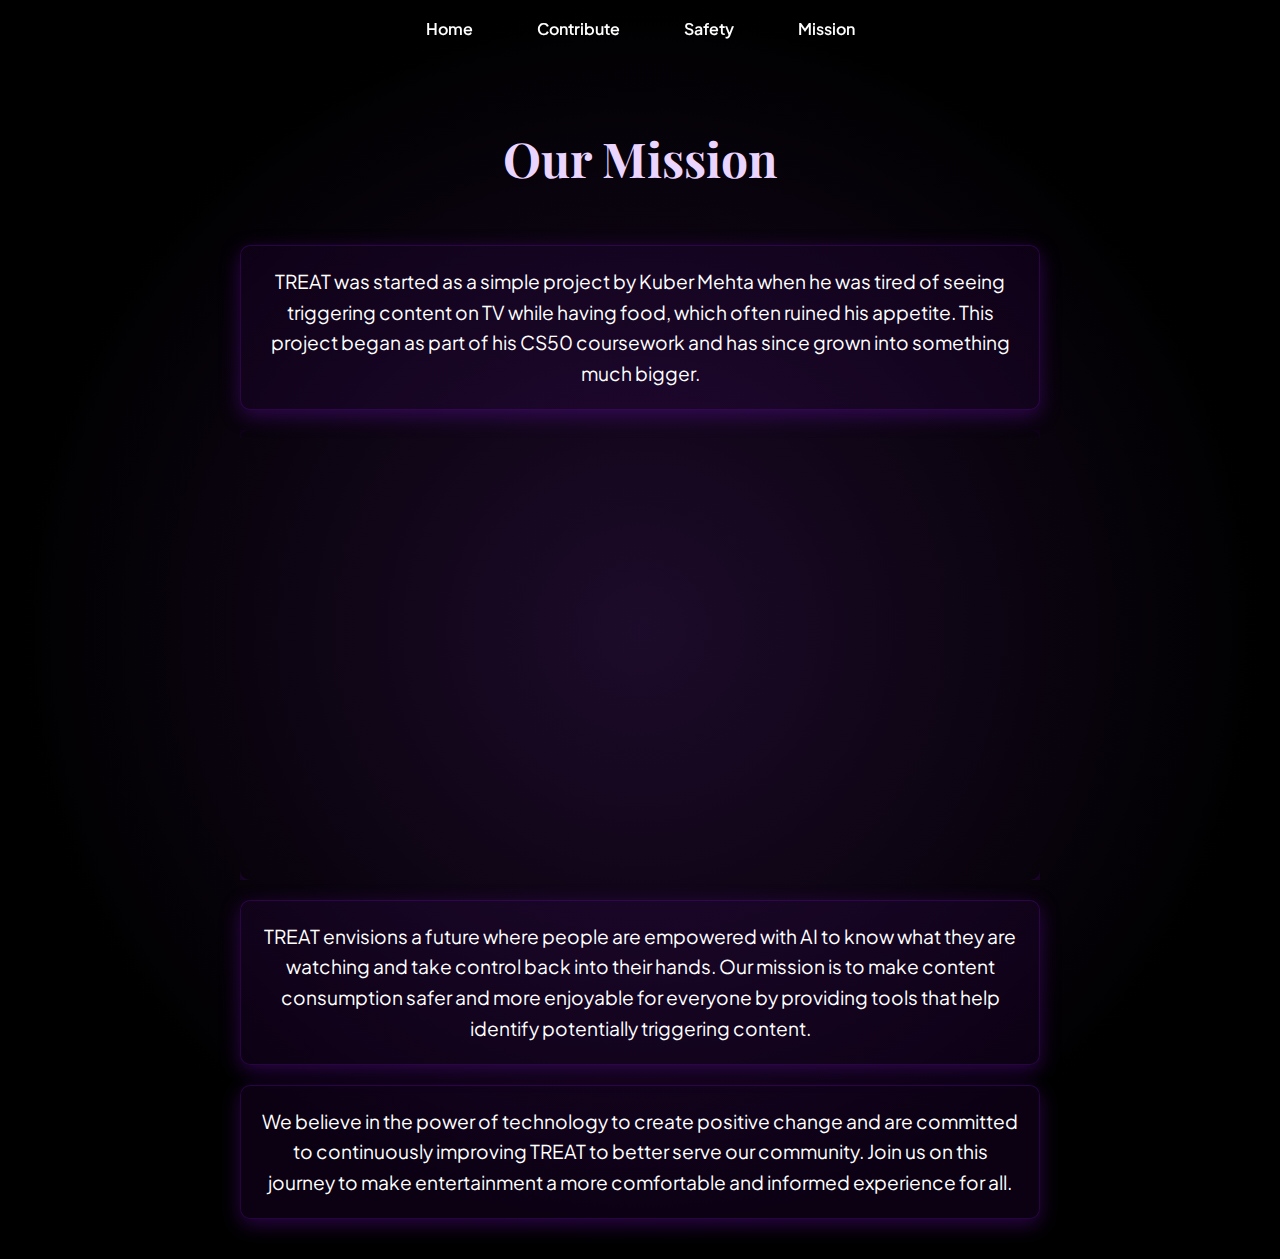
<file: mission.html>
<!DOCTYPE html>
<html lang="en">
<head>
    <meta charset="UTF-8">
    <meta name="viewport" content="width=device-width, initial-scale=1.0">
    <title>Mission - TREAT</title>
    <link href="https://fonts.googleapis.com/css2?family=Playfair+Display:wght@700&family=Plus+Jakarta+Sans:wght@400;600&display=swap" rel="stylesheet">
    <link rel="stylesheet" href="style.css">

    <!-- Favicons -->
    <link rel="apple-touch-icon" sizes="180x180" href="images/apple-touch-icon.png">
    <link rel="icon" type="image/x-icon" href="images/favicon.ico">
    <link rel="icon" type="image/png" sizes="32x32" href="images/favicon-32x32.png">
    <link rel="icon" type="image/png" sizes="16x16" href="images/favicon-16x16.png">
    <link rel="manifest" href="images/site.webmanifest">

    <!-- Google tag (gtag.js) -->
    <script async src="https://www.googletagmanager.com/gtag/js?id=G-M6EEP92QYE"></script>
    <script>
      window.dataLayer = window.dataLayer || [];
      function gtag(){dataLayer.push(arguments);}
      gtag('js', new Date());
      gtag('config', 'G-M6EEP92QYE');
    </script>
</head>
<body>
    <!-- Navigation Bar -->
    <nav class="navbar">
        <ul>
            <li><a href="index">Home</a></li>
            <li><a href="contribute">Contribute</a></li>
            <li><a href="safety">Safety</a></li>
            <li><a href="mission">Mission</a></li>
        </ul>
    </nav>

    <!-- Mission Page Content -->
    <div class="page-content">
        <section class="content-section mission-section">
            <h1 class="section-title">Our Mission</h1>
            <p class="mission-description">
                TREAT was started as a simple project by Kuber Mehta when he was tired of seeing triggering content on TV while having food, which often ruined his appetite. This project began as part of his CS50 coursework and has since grown into something much bigger.
            </p>
            <div class="video-container">
                <iframe width="560" height="315" src="https://www.youtube.com/embed/7Y41Z80u2Jw" frameborder="0" allow="accelerometer; autoplay; clipboard-write; encrypted-media; gyroscope; picture-in-picture" allowfullscreen></iframe>
            </div>
            <p class="mission-description">
                TREAT envisions a future where people are empowered with AI to know what they are watching and take control back into their hands. Our mission is to make content consumption safer and more enjoyable for everyone by providing tools that help identify potentially triggering content.
            </p>
            <p class="mission-description">
                We believe in the power of technology to create positive change and are committed to continuously improving TREAT to better serve our community. Join us on this journey to make entertainment a more comfortable and informed experience for all.
            </p>
        </section>
    </div>
</body>
</html>
</file>
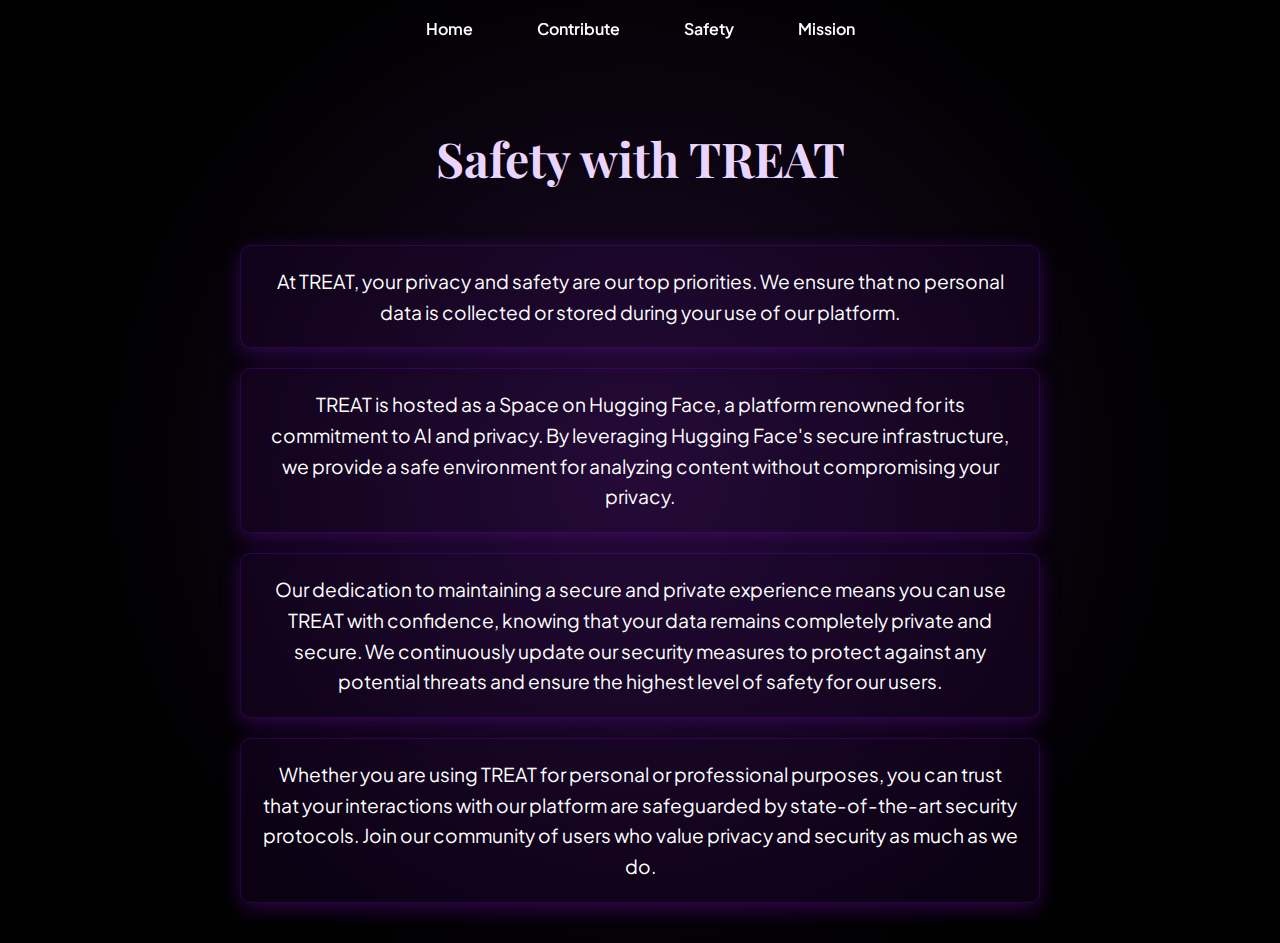
<file: safety.html>
<!DOCTYPE html>
<html lang="en">
<head>
    <meta charset="UTF-8">
    <meta name="viewport" content="width=device-width, initial-scale=1.0">
    <title>Safety - TREAT</title>
    <link href="https://fonts.googleapis.com/css2?family=Playfair+Display:wght@700&family=Plus+Jakarta+Sans:wght@400;600&display=swap" rel="stylesheet">
    <link rel="stylesheet" href="style.css">

                <!-- Favicons -->
                <link rel="apple-touch-icon" sizes="180x180" href="images/apple-touch-icon.png">
                <link rel="icon" type="image/x-icon" href="images/favicon.ico">
                <link rel="icon" type="image/png" sizes="32x32" href="images/favicon-32x32.png">
                <link rel="icon" type="image/png" sizes="16x16" href="images/favicon-16x16.png">
                <link rel="manifest" href="images/site.webmanifest">

    <!-- Google tag (gtag.js) -->
<script async src="https://www.googletagmanager.com/gtag/js?id=G-M6EEP92QYE"></script>
<script>
  window.dataLayer = window.dataLayer || [];
  function gtag(){dataLayer.push(arguments);}
  gtag('js', new Date());

  gtag('config', 'G-M6EEP92QYE');
</script>
                
</head>
<body>
    <!-- Navigation Bar -->
    <nav class="navbar">
        <ul>
            <li><a href="index">Home</a></li>
            <li><a href="contribute">Contribute</a></li>
            <li><a href="safety">Safety</a></li>
            <li><a href="mission">Mission</a></li>
        </ul>
    </nav>

    <!-- Safety Page Content -->
    <div class="page-content">
        <section class="content-section safety-section">
            <h1 class="section-title">Safety with TREAT</h1>
            <p class="safety-description">
                At TREAT, your privacy and safety are our top priorities. We ensure that no personal data is collected or stored during your use of our platform.
            </p>
            <p class="safety-description">
                TREAT is hosted as a Space on Hugging Face, a platform renowned for its commitment to AI and privacy. By leveraging Hugging Face's secure infrastructure, we provide a safe environment for analyzing content without compromising your privacy.
            </p>
            <p class="safety-description">
                Our dedication to maintaining a secure and private experience means you can use TREAT with confidence, knowing that your data remains completely private and secure. We continuously update our security measures to protect against any potential threats and ensure the highest level of safety for our users.
            </p>
            <p class="safety-description">
                Whether you are using TREAT for personal or professional purposes, you can trust that your interactions with our platform are safeguarded by state-of-the-art security protocols. Join our community of users who value privacy and security as much as we do.
            </p>
        </section>
    </div>
</body>
</html>
</file>
<file: style.css>
:root {
    --primary: #6a0dad;
    --primary-dark: #4b0082;
    --text: #ffffff;
    --bg-dark: #0a0a0a;
}

* {
    margin: 0;
    padding: 0;
    box-sizing: border-box;
}

body {
    font-family: 'Plus Jakarta Sans', sans-serif;
    background: var(--bg-dark);
    color: var(--text);
    line-height: 1.6;
    overflow-x: hidden;
    
}

/* Landing page container */
.landing-page {
    position: fixed;
    top: 0;
    left: 0;
    width: 100%;
    height: 100vh;
    overflow-y: auto;
    background: radial-gradient(circle at 50% 50%, 
        rgba(106, 13, 173, 0.2) 0%, 
        rgba(0, 0, 0, 1) 70%);
    transition: transform 0.5s ease-out;
}

/* Add this to ensure smooth transitions */
.landing-page.hidden {
    transform: translateY(-100%);
    transition: transform 0.5s ease-out;
}

.main-app.visible {
    z-index: 1000;
    opacity: 1;
    transition: opacity 0.5s ease-out;
}

/* Hero Section */
.hero {
    min-height: 100vh;
    padding: 2rem;
    display: flex;
    flex-direction: column;
    align-items: center;
    justify-content: center;
    text-align: center;
    position: relative;
}

.hero-background {
    position: absolute;
    top: 0;
    left: 0;
    width: 100%;
    height: 100%;
    background: url('images/Purple-Treats.png') no-repeat center center/cover;
    filter: blur(8px);
    z-index: -1;
}

.hero-background::before {
    content: '';
    position: absolute;
    top: 0;
    left: 0;
    width: 100%;
    height: 100%;
    background: linear-gradient(to bottom, rgba(0, 0, 0, 0.5), rgba(0, 0, 0, 0.5)); /* Darken with gradient */
    z-index: -1;
}

.hero-content {
    position: relative;
    z-index: 1;
}

.hero-title {
    position: center;
    font-family: 'Playfair Display', serif;
    font-size: clamp(4rem, 12vw, 8rem); /* Further increase font size */
    margin-bottom: 0.2rem;
    background: linear-gradient(45deg, #fff, #e9d5ff);
    -webkit-background-clip: text;
    background-clip: text;
    color: transparent;
}

.hero-subtitle {
    font-family: 'Plus Jakarta Sans', sans-serif;
    font-size: clamp(1rem, 3vw, 1.5rem);
    margin-bottom: 2rem;
    color: #e9d5ff;
    text-shadow: 0 2px 5px rgba(0, 0, 0, 0.5); /* Add shadow below the text */

}

.hero-description {
    max-width: 800px;
    font-size: clamp(1rem, 3vw, 1.25rem);
    margin-bottom: 3rem;
    color: #e9d5ff;
    text-shadow: 0 2px 5px rgba(0, 0, 0, 0.5); /* Add shadow below the text */

}

/* Button styles */
.hero-buttons {
    display: flex;
    flex-direction: column;
    align-items: center;
    gap: 1rem;
    width: 100%;
    max-width: 800px;
    margin: 0 auto 4rem auto;
}

.button-row {
    display: flex;
    gap: 1.5rem;
    justify-content: center;
    width: 100%;
}

.hero-btn {
    min-width: 160px;
}

.hero-btn.golden-btn {
    background: linear-gradient(45deg, #FFD700, #DAA520) !important;
    color: black !important;
    box-shadow: 0 4px 15px rgba(255, 215, 0, 0.3) !important;
    border: none !important;
    transition: all 0.3s ease;
}

.hero-btn.golden-btn:hover {
    background: linear-gradient(45deg, #DAA520, #FFD700) !important;
    box-shadow: 0 6px 20px rgba(255, 215, 0, 0.4) !important;
    transform: translateY(-2px);
}

@media (max-width: 768px) {
    .button-row {
        flex-direction: column;
        align-items: center;
        gap: 1rem;
    }

    .hero-btn {
        width: 80%;
        max-width: 300px;
        margin: 0.25rem 0;
        padding: 1rem 1.5rem;
        font-size: 1rem;
    }

    .hero-buttons {
        padding: 0 1rem;
    }

    .hero-btn.golden-btn {
        width: 80%;
        max-width: 300px;
    }
}

/* Social Icons */
.social-icons {
    margin-top: 15px;
    display: flex;
    gap: 20px;
    justify-content: flex-start; /* Align to the left */
}

.social-icon {
    width: 60px; /* Increase the width */
    height: auto; /* Maintain aspect ratio */
    transition: transform 0.3s ease, box-shadow 0.3s ease;
}

.social-icon:hover {
    transform: translateY(-5px);
    box-shadow: 0 6px 20px rgba(106, 13, 173, 0.4);
}

@media (max-width: 768px) {
    .social-icons {
        margin-top: 30px;
        justify-content: center; /* Center the icons on mobile */
    }
}

/* Button styles */
.hero-buttons {
    display: flex;
    justify-content: center; /* Center the buttons horizontally */
    gap: 1.5rem;
    margin-bottom: 4rem;
}

.hero-btn {
    padding: 1rem 2.5rem;
    border-radius: 50px;
    font-size: 1.1rem;
    font-weight: 600;
    text-decoration: none;
    transition: all 0.3s ease;
    text-transform: uppercase;
    letter-spacing: 1px;
    background: linear-gradient(45deg, var(--primary), var(--primary-dark));
    color: white;
    box-shadow: 0 4px 15px rgba(106, 13, 173, 0.3);
    border: 0.2px solid black; /* Add black outline */
}

.hero-btn:hover {
    transform: translateY(-2px);
    box-shadow: 0 6px 20px rgba(106, 13, 173, 0.4);
    background: linear-gradient(45deg, var(--primary), var(--primary-dark));
    background-size: 200% 200%;
    animation: gradientAnimation 4s ease infinite;
    animation: cyberpunkBorder 1.5s infinite;
}

@keyframes cyberpunkBorder {
    0% {
        box-shadow: 0 0 5px var(--primary), 0 0 10px var(--primary), 0 0 15px var(--primary), 0 0 20px var(--primary);
    }
    50% {
        box-shadow: 0 0 10px var(--primary-dark), 0 0 20px var(--primary-dark), 0 0 30px var(--primary-dark), 0 0 40px var(--primary-dark);
    }
    100% {
        box-shadow: 0 0 5px var(--primary), 0 0 10px var(--primary), 0 0 15px var(--primary), 0 0 20px var(--primary);
    }
}

body, html {
    height: 100%;
    margin: 0;
}

.page-content {
    min-height: 100%;
    background: radial-gradient(circle at 50% 50%, rgba(106, 13, 173, 0.2) 0%, rgba(0, 0, 0, 1) 70%);
    color: white;
    padding: 20px;
    display: flex;
    justify-content: center;
    align-items: center;
    flex-direction: column;
}

.contribute-section {
    text-align: center;
    margin-top: 100px; /* Adjust to ensure it doesn't overlap with the navbar */
}

.contribute-description {
    max-width: 800px;
    margin: 0 auto 40px;
    font-size: 1.2rem;
    line-height: 1.6;
}

.contribute-categories {
    display: flex;
    flex-direction: column;
    align-items: center;
    gap: 20px;
}

.category-card {
    background: rgba(106, 13, 173, 0.1);
    border: 1px solid rgba(106, 13, 173, 0.3);
    border-radius: 10px;
    padding: 20px;
    text-align: center;
    transition: transform 0.3s ease, box-shadow 0.3s ease;
    width: 100%; /* Make the card take full width */
    max-width: 800px; /* Limit the maximum width */
}

.category-card img {
    width: 100%;
    height: auto;
    border-radius: 10px;
}

.category-card h3 {
    margin: 10px 0;
    font-size: 1.2rem;
    color: #e9d5ff;
}

.category-card a {
    display: inline-block;
    margin-top: 10px;
    padding: 10px 20px;
    background: linear-gradient(45deg, var(--primary), var(--primary-dark));
    color: white;
    text-decoration: none;
    border-radius: 5px;
    transition: background 0.3s ease;
}

.category-card:hover {
    transform: translateY(-5px);
    box-shadow: 0 6px 20px rgba(106, 13, 173, 0.4);
}

.category-card a:hover {
    background: linear-gradient(45deg, var(--primary-dark), var(--primary));
}

.safety-section {
    text-align: center;
    margin-top: 100px; /* Adjust to ensure it doesn't overlap with the navbar */
    max-width: 800px;
}

.safety-description {
    font-size: 1.2rem;
    line-height: 1.6;
    margin-bottom: 20px;
    background: rgba(106, 13, 173, 0.1);
    padding: 20px;
    border-radius: 10px;
    border: 1px solid rgba(106, 13, 173, 0.3);
    box-shadow: 0 6px 20px rgba(106, 13, 173, 0.4);
}

.mission-section {
    text-align: center;
    margin-top: 100px; /* Adjust to ensure it doesn't overlap with the navbar */
    max-width: 800px;
}

.mission-description {
    font-size: 1.2rem;
    line-height: 1.6;
    margin-bottom: 20px;
    background: rgba(106, 13, 173, 0.1);
    padding: 20px;
    border-radius: 10px;
    border: 1px solid rgba(106, 13, 173, 0.3);
    box-shadow: 0 6px 20px rgba(106, 13, 173, 0.4);
}

.video-container {
    position: relative;
    width: 100%;
    padding-bottom: 56.25%; /* 16:9 aspect ratio */
    height: 0;
    overflow: hidden;
    margin: 20px 0;
    display: flex;
    justify-content: center;
}

.video-container iframe {
    position: absolute;
    top: 0;
    left: 0;
    width: 100%;
    height: 100%;
    border-radius: 10px;
    box-shadow: 0 6px 20px rgba(106, 13, 173, 0.4);
}

/* Navigation Bar */
.navbar {
    width: 100%;
    padding: 1rem 0;
    position: fixed;
    top: 0;
    left: 0;
    z-index: 1000;
    display: flex;
    justify-content: center;
    background: transparent; /* Start with transparent background */
    transition: background-color 0.3s ease, border-radius 0.3s ease;
}

.navbar.scrolled {
    background: rgba(0, 0, 0, 0.8); /* Black background when scrolled */
    border-radius: 10px; /* Rounded corners when scrolled */
}

.navbar ul {
    list-style: none;
    display: flex;
    gap: 2rem;
    margin: 0;
    padding: 0;
}

.navbar ul li {
    display: inline;
}

.navbar ul li a {
    color: var(--text);
    text-decoration: none;
    font-size: 1rem; /* Smaller font size */
    font-family: 'Plus Jakarta Sans', sans-serif; /* Different font */
    font-weight: 600;
    padding: 0.5rem 1rem;
    border-radius: 5px;
    transition: color 0.3s ease, background-color 0.3s ease;
}

.navbar ul li a:hover {
    color: var(--primary);
    background-color: rgba(0, 0, 0, 0.1);
}

@media (max-width: 768px) {
    .navbar ul {
        gap: 0.5rem; /* Reduce the gap between categories */
    }
}

/* Hide scrollbar but keep scrolling functionality */
@media (max-width: 768px) {
    body, html {
        -ms-overflow-style: none;  /* IE and Edge */
        scrollbar-width: none;  /* Firefox */
    }

    body::-webkit-scrollbar, html::-webkit-scrollbar {
        display: none;  /* Chrome, Safari, and Opera */
    }
}

/* Features Section */
.features {
    padding: 6rem 2rem;
    background: linear-gradient(to bottom,
        transparent,
        rgba(106, 13, 173, 0.1),
        transparent);
}

.section-title {
    font-family: 'Playfair Display', serif;
    font-size: clamp(2rem, 5vw, 3rem);
    text-align: center;
    margin-bottom: 3rem;
    color: #e9d5ff;
}

.features-grid {
    display: grid;
    grid-template-columns: repeat(auto-fit, minmax(300px, 1fr));
    gap: 2rem;
    max-width: 1200px;
    margin: 0 auto;
}

.feature-card {
    background: rgba(106, 13, 173, 0.1);
    border: 1px solid rgba(106, 13, 173, 0.3);
    padding: 2rem;
    border-radius: 1rem;
    transition: transform 0.3s ease;
}

.feature-card:hover {
    transform: translateY(-5px);
}

/* Scrollbar styling */
::-webkit-scrollbar {
    width: 10px;
}

::-webkit-scrollbar-track {
    background: var(--bg-dark);
}

::-webkit-scrollbar-thumb {
    background: linear-gradient(45deg, var(--primary-dark), var(--primary));
    border-radius: 10px;
    border: 2px solid var(--bg-dark);
    min-height: 20px; /* Set a minimum height for the thumb */
    animation: scrollbarThumbAnimation 5s ease infinite; /* Apply the animation */
}

::-webkit-scrollbar-thumb:hover {
    background: linear-gradient(45deg, var(--primary-dark), var(--primary-dark));
}

@keyframes scrollbarThumbAnimation {
    0% {
        background: linear-gradient(45deg, #6a0dad, #4b0082);
    }
    50% {
        background: linear-gradient(45deg, #4b0082, #6a0dad);
    }
    100% {
        background: linear-gradient(45deg, #6a0dad, #4b0082);
    }
}

/* About Section */
.about {
    padding: 6rem 2rem;
    max-width: 1200px;
    margin: 0 auto;
}

.founder {
    display: flex;
    align-items: center;
    gap: 3rem;
    margin-top: 3rem;
}

.founder-image {
    width: 300px;
    height: 300px;
    border-radius: 50%;
    object-fit: cover;
    border: 3px solid var(--primary);
}

.founder-content {
    flex: 1;
}

.founder-name {
    font-family: 'Playfair Display', serif;
    font-size: 2.5rem;
    margin-bottom: 1rem;
    color: #e9d5ff;
}

/* Main App Content */
.main-app {
    position: fixed;
    top: 0;
    left: 0;
    width: 100%;
    height: 100vh;
    background: var(--bg-dark);
    z-index: -1;
    opacity: 0;
    transition: opacity 0.5s ease-out;
}

.main-app.visible {
    z-index: 1000;
    opacity: 1;
}

.iframe-container {
    width: 100%;
    height: 100vh;
}

iframe {
    width: 100%;
    height: 100%;
    border: none;
}

/* Responsive Design */
@media (max-width: 768px) {
    .hero-buttons {
        flex-direction: column;
        width: 100%;
        max-width: 300px;
    }

    .founder {
        flex-direction: column;
        text-align: center;
    }

    .founder-image {
        width: 200px;
        height: 200px;
    }
}

@keyframes float {
    0%, 100% { transform: translateY(0); }
    50% { transform: translateY(-20px); }
}
</file>
